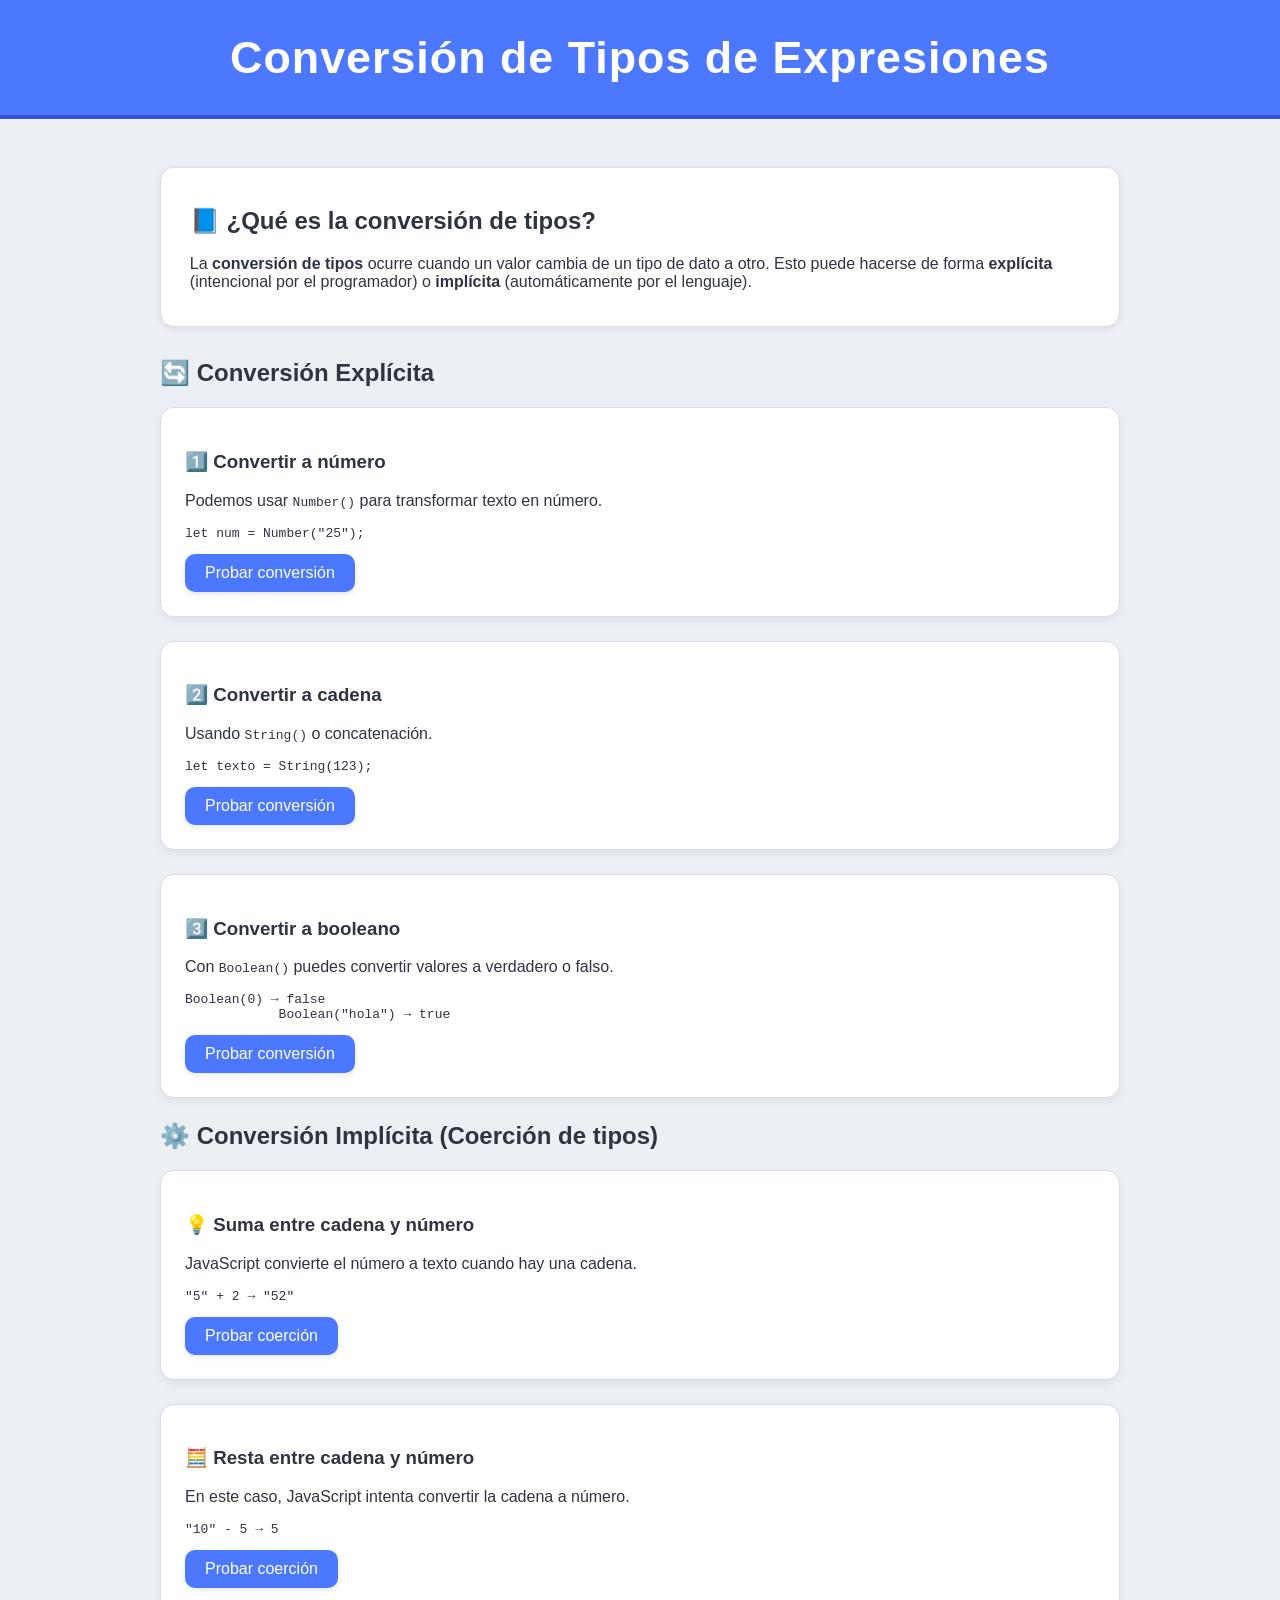
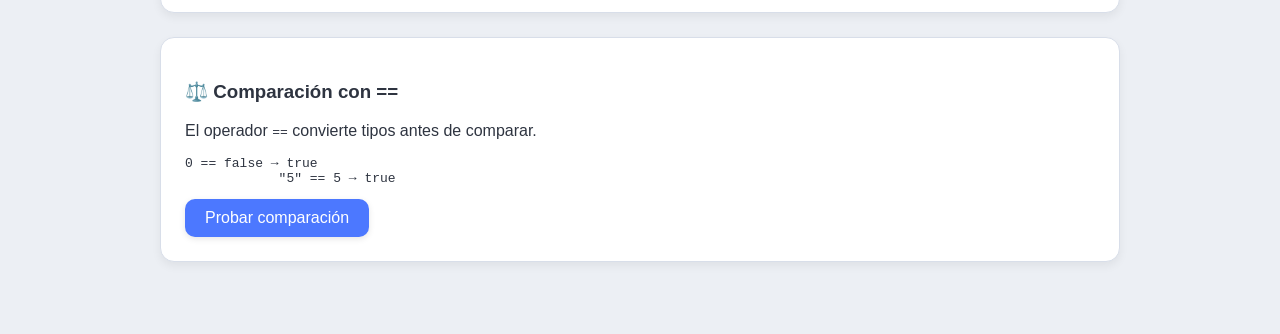
<file: conversion.html>
<!DOCTYPE html>
<html lang="es">
<head>
  <meta charset="UTF-8">
  <meta name="viewport" content="width=device-width, initial-scale=1.0">
  <title>Conversión de Tipos de Expresiones</title>
  <link rel="stylesheet" href="estilos.css">
</head>
<body>
  <header>
    <h1>Conversión de Tipos de Expresiones</h1>
  </header>

  <main>
    <section class="info">
      <h2>📘 ¿Qué es la conversión de tipos?</h2>
      <p>
        La <strong>conversión de tipos</strong> ocurre cuando un valor cambia de un tipo de dato a otro.
        Esto puede hacerse de forma <strong>explícita</strong> (intencional por el programador) o
        <strong>implícita</strong> (automáticamente por el lenguaje).
      </p>
    </section>

    <section class="ejemplos">
      <h2>🔄 Conversión Explícita</h2>

      <div class="card">
        <h3>1️⃣ Convertir a número</h3>
        <p>Podemos usar <code>Number()</code> para transformar texto en número.</p>
        <pre><code>let num = Number("25");</code></pre>
        <button onclick="convertirNumero()">Probar conversión</button>
      </div>

      <div class="card">
        <h3>2️⃣ Convertir a cadena</h3>
        <p>Usando <code>String()</code> o concatenación.</p>
        <pre><code>let texto = String(123);</code></pre>
        <button onclick="convertirCadena()">Probar conversión</button>
      </div>

      <div class="card">
        <h3>3️⃣ Convertir a booleano</h3>
        <p>Con <code>Boolean()</code> puedes convertir valores a verdadero o falso.</p>
        <pre><code>Boolean(0) → false  
            Boolean("hola") → true</code></pre>
        <button onclick="convertirBooleano()">Probar conversión</button>
      </div>
    </section>

    <section class="ejemplos">
      <h2>⚙️ Conversión Implícita (Coerción de tipos)</h2>

      <div class="card">
        <h3>💡 Suma entre cadena y número</h3>
        <p>JavaScript convierte el número a texto cuando hay una cadena.</p>
        <pre><code>"5" + 2 → "52"</code></pre>
        <button onclick="coercionSuma()">Probar coerción</button>
      </div>

      <div class="card">
        <h3>🧮 Resta entre cadena y número</h3>
        <p>En este caso, JavaScript intenta convertir la cadena a número.</p>
        <pre><code>"10" - 5 → 5</code></pre>
        <button onclick="coercionResta()">Probar coerción</button>
      </div>

      <div class="card">
        <h3>⚖️ Comparación con ==</h3>
        <p>El operador <code>==</code> convierte tipos antes de comparar.</p>
        <pre><code>0 == false → true  
            "5" == 5 → true</code></pre>
        <button onclick="coercionComparacion()">Probar comparación</button>
      </div>
    </section>
  </main>



  <script src="script.js"></script>
</body>
</html>
</file>
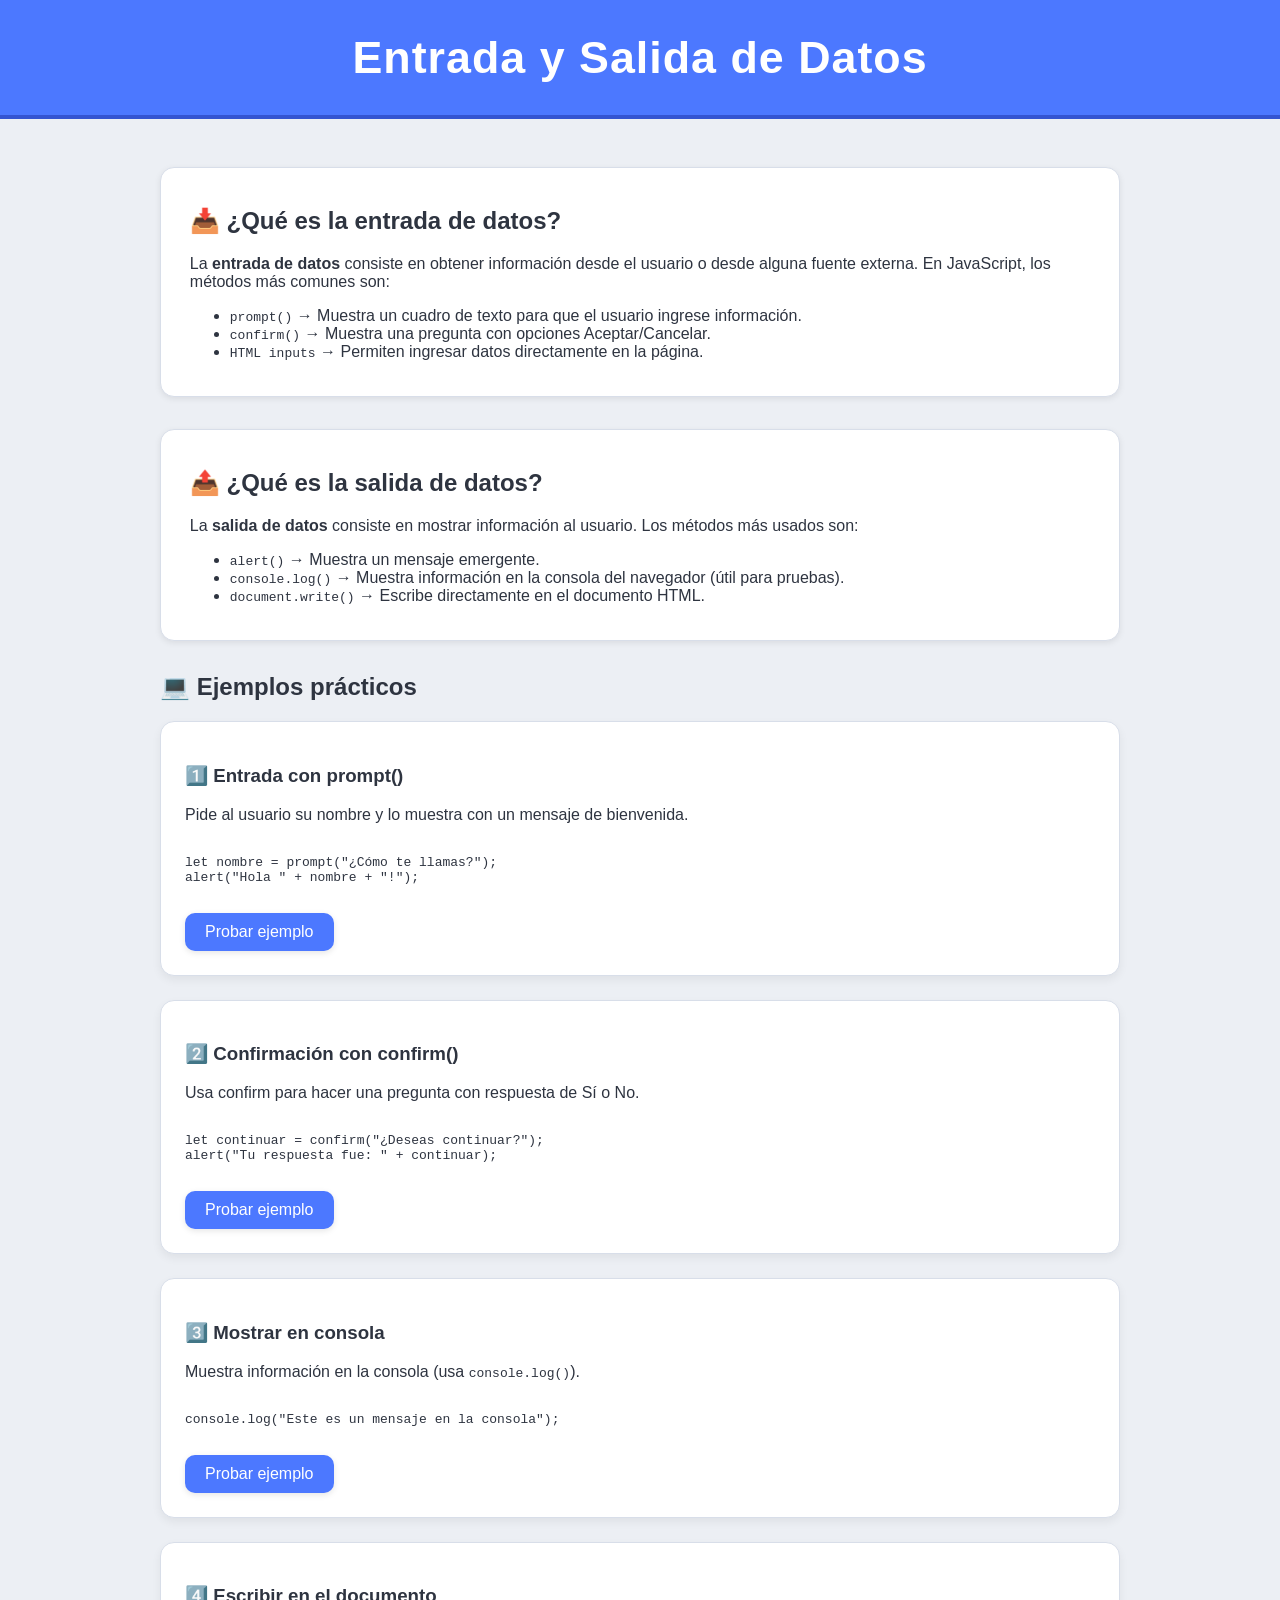
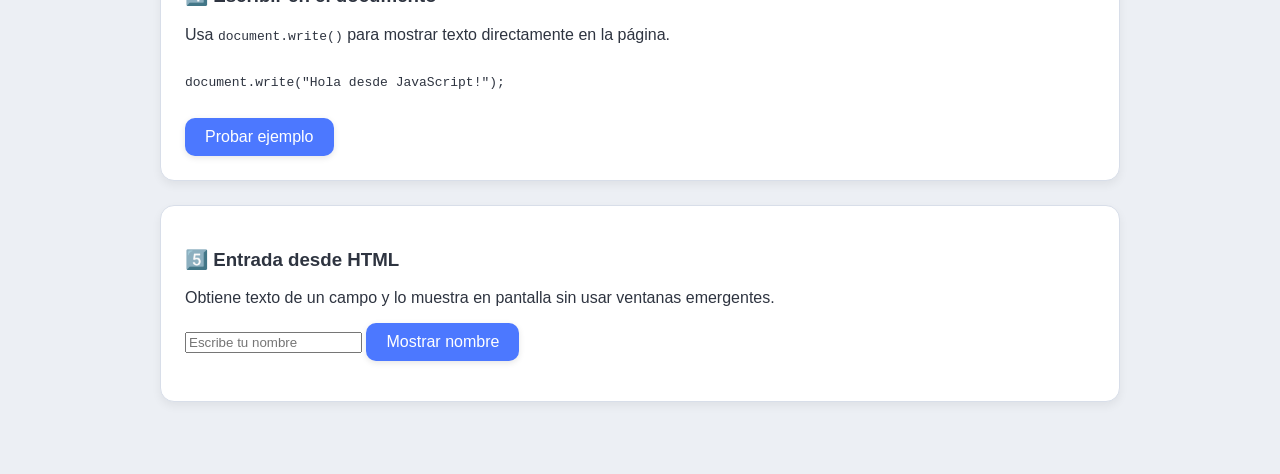
<file: entrada.html>
<!DOCTYPE html>
<html lang="es">
<head>
  <meta charset="UTF-8">
  <meta name="viewport" content="width=device-width, initial-scale=1.0">
  <title>Entrada y salida de datos</title>
  <link rel="stylesheet" href="estilos.css">
</head>
<body>
  <header>
    <h1>Entrada y Salida de Datos</h1>
  </header>

  <main>
    <section class="info">
      <h2>📥 ¿Qué es la entrada de datos?</h2>
      <p>
        La <strong>entrada de datos</strong> consiste en obtener información desde el usuario o desde alguna fuente externa.
        En JavaScript, los métodos más comunes son:
      </p>
      <ul>
        <li><code>prompt()</code> → Muestra un cuadro de texto para que el usuario ingrese información.</li>
        <li><code>confirm()</code> → Muestra una pregunta con opciones Aceptar/Cancelar.</li>
        <li><code>HTML inputs</code> → Permiten ingresar datos directamente en la página.</li>
      </ul>
    </section>

    <section class="info">
      <h2>📤 ¿Qué es la salida de datos?</h2>
      <p>
        La <strong>salida de datos</strong> consiste en mostrar información al usuario.  
        Los métodos más usados son:
      </p>
      <ul>
        <li><code>alert()</code> → Muestra un mensaje emergente.</li>
        <li><code>console.log()</code> → Muestra información en la consola del navegador (útil para pruebas).</li>
        <li><code>document.write()</code> → Escribe directamente en el documento HTML.</li>
      </ul>
    </section>

    <section class="ejemplos">
      <h2>💻 Ejemplos prácticos</h2>

      <div class="card">
        <h3>1️⃣ Entrada con prompt()</h3>
        <p>Pide al usuario su nombre y lo muestra con un mensaje de bienvenida.</p>
        <pre><code>
let nombre = prompt("¿Cómo te llamas?");
alert("Hola " + nombre + "!");
        </code></pre>
        <button onclick="ejemploPrompt()">Probar ejemplo</button>
      </div>

      <div class="card">
        <h3>2️⃣ Confirmación con confirm()</h3>
        <p>Usa confirm para hacer una pregunta con respuesta de Sí o No.</p>
        <pre><code>
let continuar = confirm("¿Deseas continuar?");
alert("Tu respuesta fue: " + continuar);
        </code></pre>
        <button onclick="ejemploConfirm()">Probar ejemplo</button>
      </div>

      <div class="card">
        <h3>3️⃣ Mostrar en consola</h3>
        <p>Muestra información en la consola (usa <code>console.log()</code>).</p>
        <pre><code>
console.log("Este es un mensaje en la consola");
        </code></pre>
        <button onclick="ejemploConsola()">Probar ejemplo</button>
      </div>

      <div class="card">
        <h3>4️⃣ Escribir en el documento</h3>
        <p>Usa <code>document.write()</code> para mostrar texto directamente en la página.</p>
        <pre><code>
document.write("Hola desde JavaScript!");
        </code></pre>
        <button onclick="ejemploDocumento()">Probar ejemplo</button>
      </div>

      <div class="card">
        <h3>5️⃣ Entrada desde HTML</h3>
        <p>Obtiene texto de un campo y lo muestra en pantalla sin usar ventanas emergentes.</p>
        <input type="text" id="inputNombre" placeholder="Escribe tu nombre">
        <button onclick="mostrarDesdeInput()">Mostrar nombre</button>
        <p id="resultadoInput" class="resultado"></p>
      </div>
    </section>
  </main>



  <script src="script.js"></script>
</body>
</html>
</file>
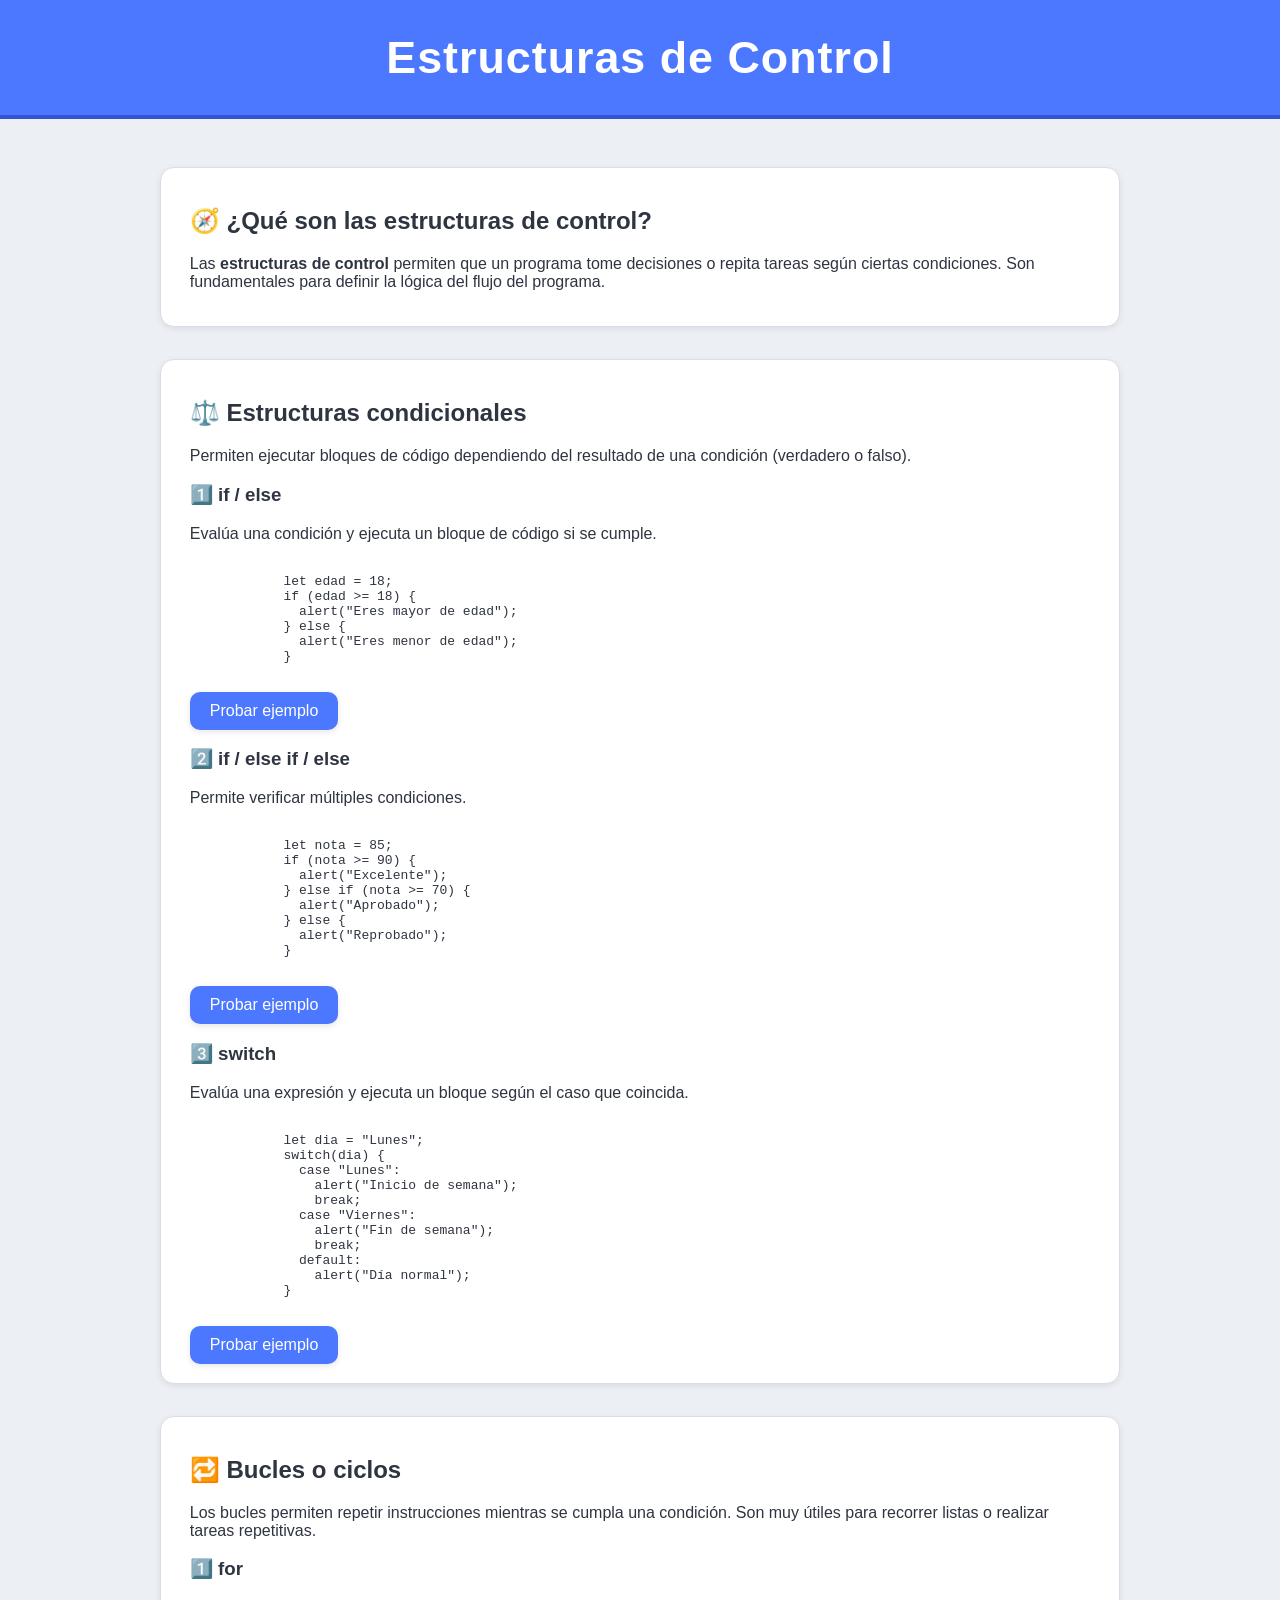
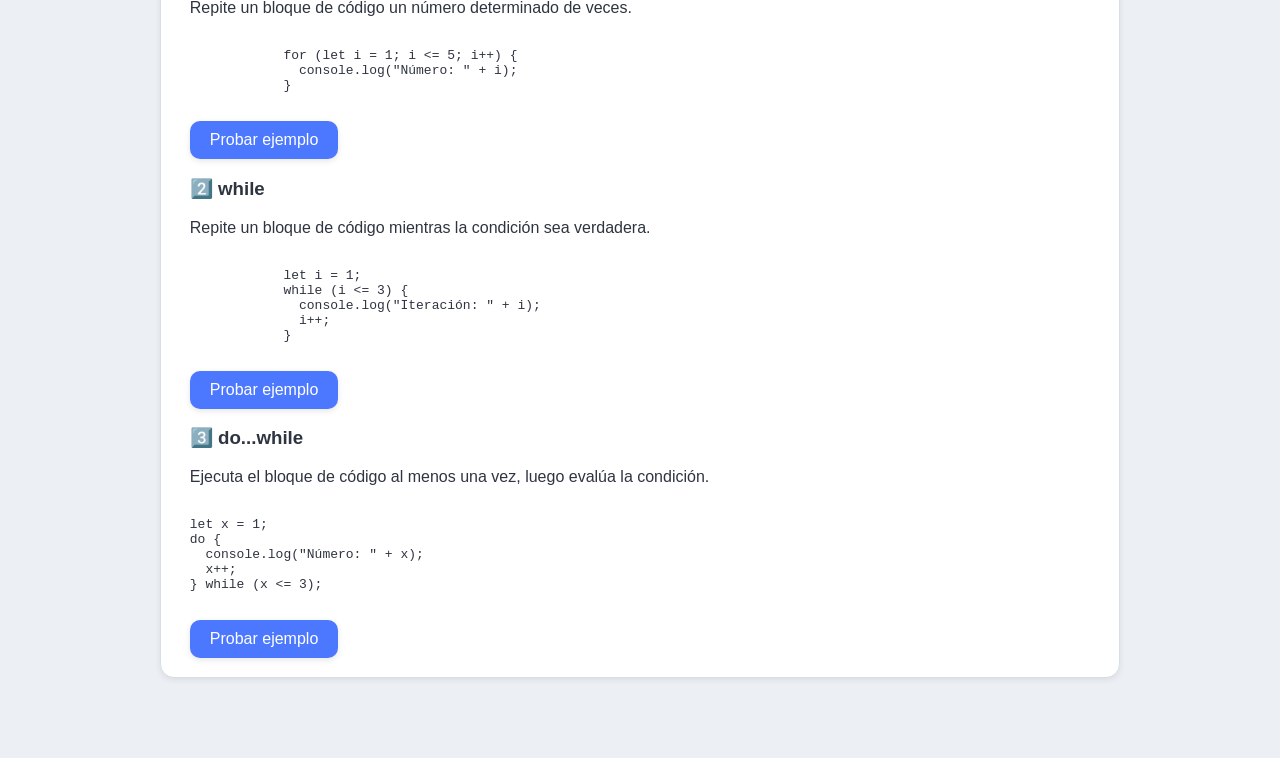
<file: estructuras.html>
<!DOCTYPE html>
<html lang="es">
<head>
  <meta charset="UTF-8">
  <meta name="viewport" content="width=device-width, initial-scale=1.0">
  <title>Estructuras de Control</title>
  <link rel="stylesheet" href="estilos.css">
</head>
<body>
  <header>
    <h1>Estructuras de Control</h1>
  </header>

  <main>
    <section class="info">
      <h2>🧭 ¿Qué son las estructuras de control?</h2>
      <p>
        Las <strong>estructuras de control</strong> permiten que un programa tome decisiones o repita tareas según ciertas condiciones.  
        Son fundamentales para definir la lógica del flujo del programa.
      </p>
    </section>

    <section class="info">
      <h2>⚖️ Estructuras condicionales</h2>
      <p>Permiten ejecutar bloques de código dependiendo del resultado de una condición (verdadero o falso).</p>

      <div class="card">
        <h3>1️⃣ if / else</h3>
        <p>Evalúa una condición y ejecuta un bloque de código si se cumple.</p>
        <pre><code>
            let edad = 18;
            if (edad >= 18) {
              alert("Eres mayor de edad");
            } else {
              alert("Eres menor de edad");
            }
        </code></pre>
        <button onclick="ejemploIf()">Probar ejemplo</button>
      </div>

      <div class="card">
        <h3>2️⃣ if / else if / else</h3>
        <p>Permite verificar múltiples condiciones.</p>
        <pre><code>
            let nota = 85;
            if (nota >= 90) {
              alert("Excelente");
            } else if (nota >= 70) {
              alert("Aprobado");
            } else {
              alert("Reprobado");
            }
        </code></pre>
        <button onclick="ejemploElseIf()">Probar ejemplo</button>
      </div>

      <div class="card">
        <h3>3️⃣ switch</h3>
        <p>Evalúa una expresión y ejecuta un bloque según el caso que coincida.</p>
        <pre><code>
            let dia = "Lunes";
            switch(dia) {
              case "Lunes":
                alert("Inicio de semana");
                break;
              case "Viernes":
                alert("Fin de semana");
                break;
              default:
                alert("Día normal");
            }
        </code></pre>
        <button onclick="ejemploSwitch()">Probar ejemplo</button>
      </div>
    </section>

    <section class="info">
      <h2>🔁 Bucles o ciclos</h2>
      <p>
        Los bucles permiten repetir instrucciones mientras se cumpla una condición.
        Son muy útiles para recorrer listas o realizar tareas repetitivas.
      </p>

      <div class="card">
        <h3>1️⃣ for</h3>
        <p>Repite un bloque de código un número determinado de veces.</p>
        <pre><code>
            for (let i = 1; i <= 5; i++) {
              console.log("Número: " + i);
            }
        </code></pre>
        <button onclick="ejemploFor()">Probar ejemplo</button>
      </div>

      <div class="card">
        <h3>2️⃣ while</h3>
        <p>Repite un bloque de código mientras la condición sea verdadera.</p>
        <pre><code>
            let i = 1;
            while (i <= 3) {
              console.log("Iteración: " + i);
              i++;
            }
        </code></pre>
        <button onclick="ejemploWhile()">Probar ejemplo</button>
      </div>

      <div class="card">
        <h3>3️⃣ do...while</h3>
        <p>Ejecuta el bloque de código al menos una vez, luego evalúa la condición.</p>
        <pre><code>
let x = 1;
do {
  console.log("Número: " + x);
  x++;
} while (x <= 3);
        </code></pre>
        <button onclick="ejemploDoWhile()">Probar ejemplo</button>
      </div>
    </section>
  </main>



  <script src="script.js"></script>
</body>
</html>
</file>
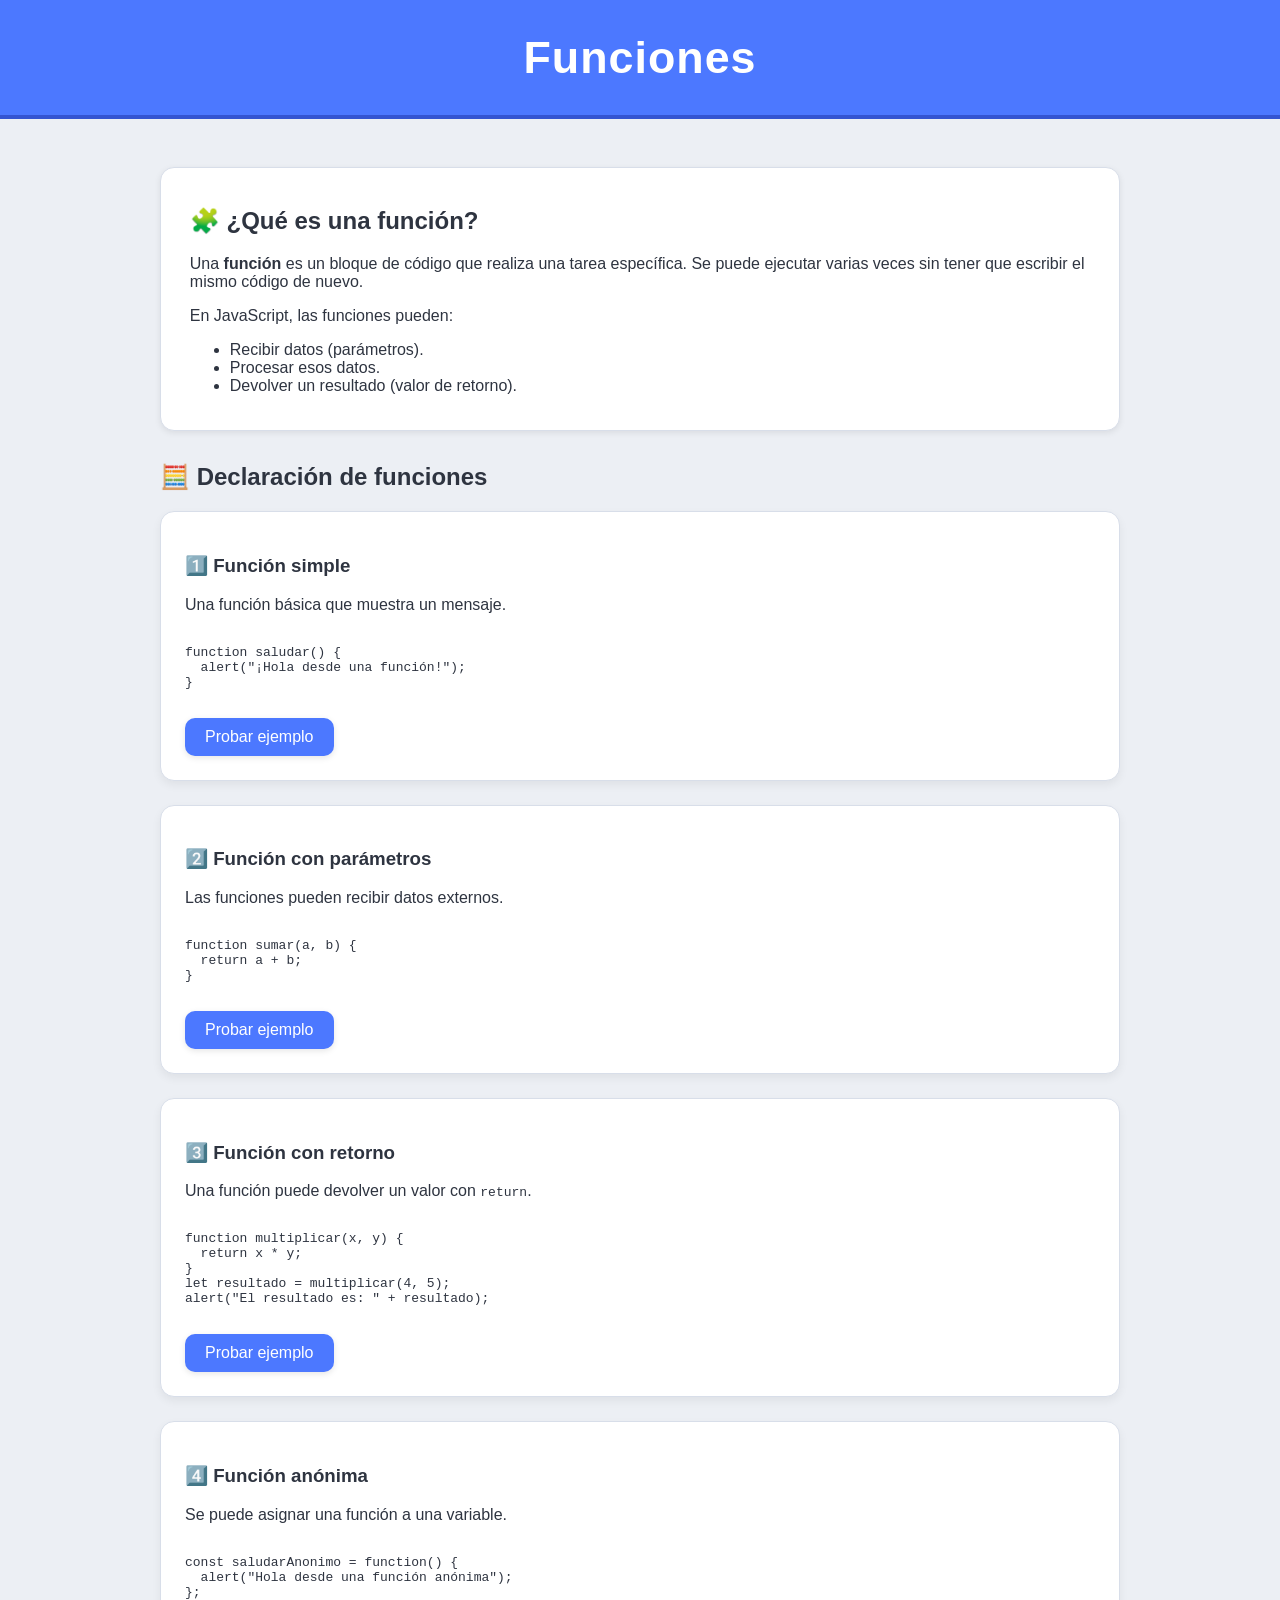
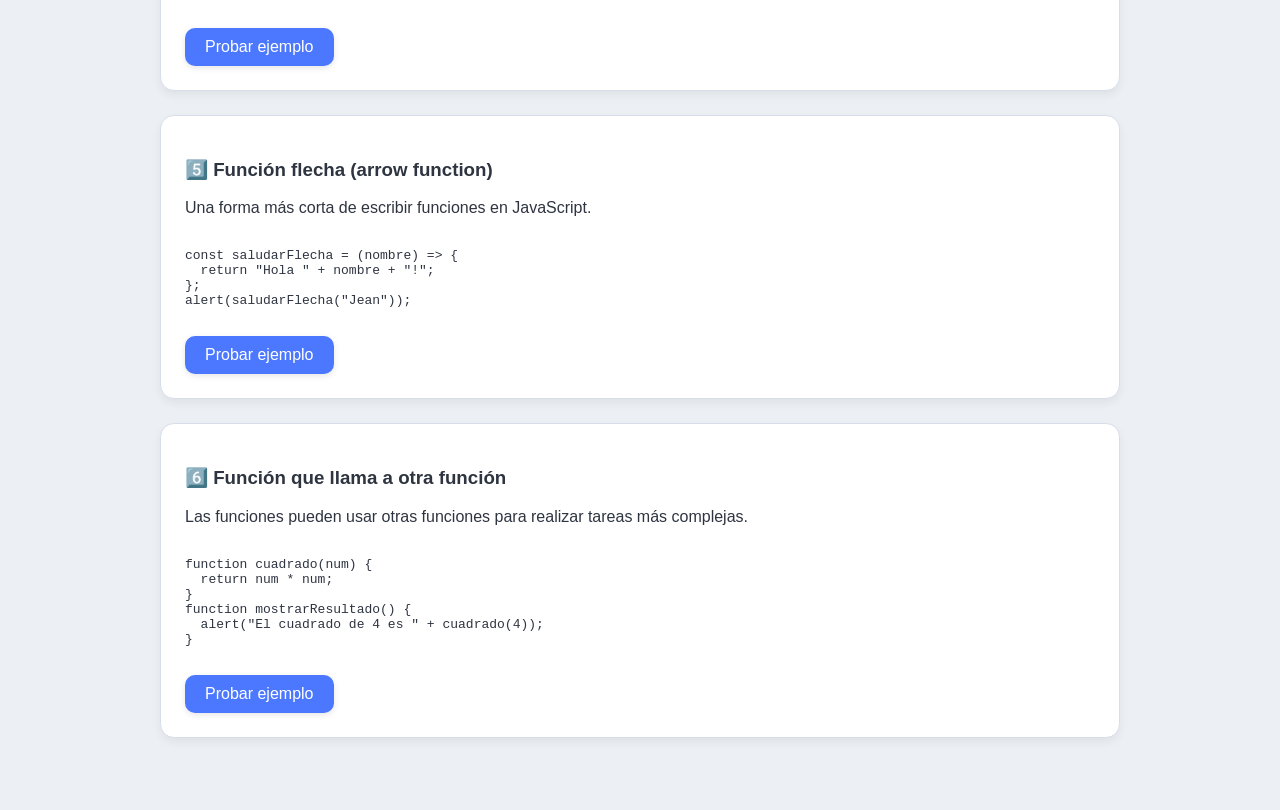
<file: funciones.html>
<!DOCTYPE html>
<html lang="es">
<head>
  <meta charset="UTF-8">
  <meta name="viewport" content="width=device-width, initial-scale=1.0">
  <title>Funciones en JavaScript</title>
  <link rel="stylesheet" href="estilos.css">
</head>
<body>
  <header>
    <h1>Funciones</h1>
  </header>

  <main>
    <section class="info">
      <h2>🧩 ¿Qué es una función?</h2>
      <p>
        Una <strong>función</strong> es un bloque de código que realiza una tarea específica.  
        Se puede ejecutar varias veces sin tener que escribir el mismo código de nuevo.
      </p>
      <p>
        En JavaScript, las funciones pueden:
      </p>
      <ul>
        <li>Recibir datos (parámetros).</li>
        <li>Procesar esos datos.</li>
        <li>Devolver un resultado (valor de retorno).</li>
      </ul>
    </section>

    <section class="ejemplos">
      <h2>🧮 Declaración de funciones</h2>

      <div class="card">
        <h3>1️⃣ Función simple</h3>
        <p>Una función básica que muestra un mensaje.</p>
        <pre><code>
function saludar() {
  alert("¡Hola desde una función!");
}
        </code></pre>
        <button onclick="ejemploFuncionSimple()">Probar ejemplo</button>
      </div>

      <div class="card">
        <h3>2️⃣ Función con parámetros</h3>
        <p>Las funciones pueden recibir datos externos.</p>
        <pre><code>
function sumar(a, b) {
  return a + b;
}
        </code></pre>
        <button onclick="ejemploFuncionParametros()">Probar ejemplo</button>
      </div>

      <div class="card">
        <h3>3️⃣ Función con retorno</h3>
        <p>Una función puede devolver un valor con <code>return</code>.</p>
        <pre><code>
function multiplicar(x, y) {
  return x * y;
}
let resultado = multiplicar(4, 5);
alert("El resultado es: " + resultado);
        </code></pre>
        <button onclick="ejemploFuncionRetorno()">Probar ejemplo</button>
      </div>

      <div class="card">
        <h3>4️⃣ Función anónima</h3>
        <p>Se puede asignar una función a una variable.</p>
        <pre><code>
const saludarAnonimo = function() {
  alert("Hola desde una función anónima");
};
        </code></pre>
        <button onclick="ejemploFuncionAnonima()">Probar ejemplo</button>
      </div>

      <div class="card">
        <h3>5️⃣ Función flecha (arrow function)</h3>
        <p>Una forma más corta de escribir funciones en JavaScript.</p>
        <pre><code>
const saludarFlecha = (nombre) => {
  return "Hola " + nombre + "!";
};
alert(saludarFlecha("Jean"));
        </code></pre>
        <button onclick="ejemploFuncionFlecha()">Probar ejemplo</button>
      </div>

      <div class="card">
        <h3>6️⃣ Función que llama a otra función</h3>
        <p>Las funciones pueden usar otras funciones para realizar tareas más complejas.</p>
        <pre><code>
function cuadrado(num) {
  return num * num;
}
function mostrarResultado() {
  alert("El cuadrado de 4 es " + cuadrado(4));
}
        </code></pre>
        <button onclick="ejemploFuncionAnidada()">Probar ejemplo</button>
      </div>
    </section>
  </main>



  <script src="script.js"></script>
</body>
</html>
</file>
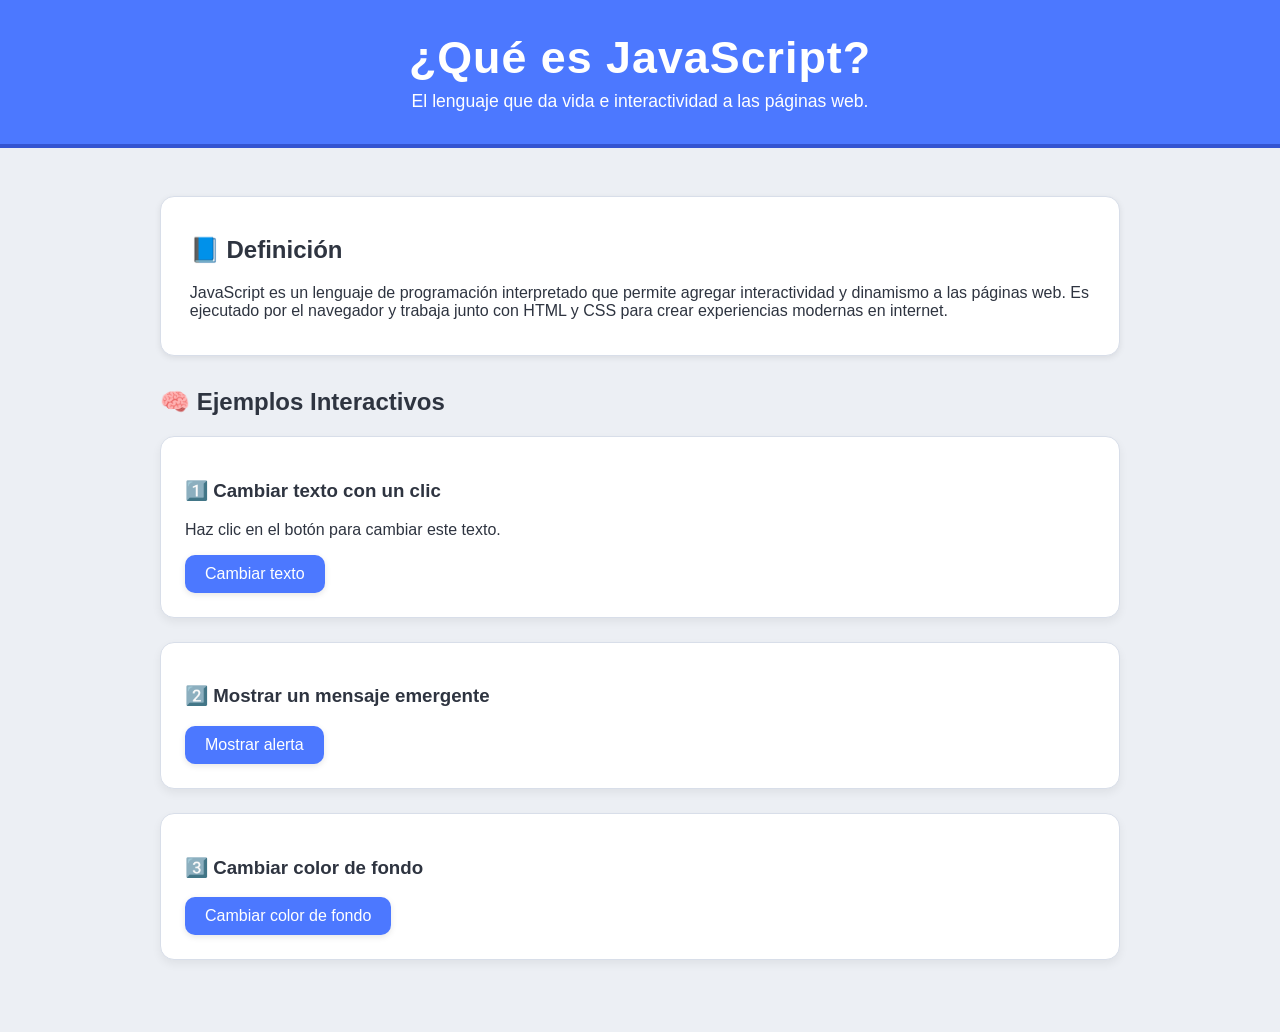
<file: inicio.html>
<!DOCTYPE html>
<html lang="es">
<head>
  <meta charset="UTF-8">
  <meta name="viewport" content="width=device-width, initial-scale=1.0">
  <title>¿Qué es JavaScript?</title>
  <link rel="stylesheet" href="estilos.css">
</head>
<body>
  <header>
    <h1>¿Qué es JavaScript?</h1>
    <p>El lenguaje que da vida e interactividad a las páginas web.</p>
  </header>

  <main>
    <section class="info">
      <h2>📘 Definición</h2>
      <p>
        JavaScript es un lenguaje de programación interpretado que permite agregar
        interactividad y dinamismo a las páginas web. Es ejecutado por el navegador y
        trabaja junto con HTML y CSS para crear experiencias modernas en internet.
      </p>
    </section>

    <section class="ejemplos">
      <h2>🧠 Ejemplos Interactivos</h2>

      <!-- Ejemplo 1 -->
      <div class="card">
        <h3>1️⃣ Cambiar texto con un clic</h3>
        <p id="texto">Haz clic en el botón para cambiar este texto.</p>
        <button onclick="cambiarTexto()">Cambiar texto</button>
      </div>

      <!-- Ejemplo 2 -->
      <div class="card">
        <h3>2️⃣ Mostrar un mensaje emergente</h3>
        <button onclick="mostrarAlerta()">Mostrar alerta</button>
      </div>

      <!-- Ejemplo 3 -->
      <div class="card">
        <h3>3️⃣ Cambiar color de fondo</h3>
        <button onclick="cambiarColor()">Cambiar color de fondo</button>
      </div>
    </section>
  </main>



  <script src="script.js"></script>
</body>
</html>
</file>
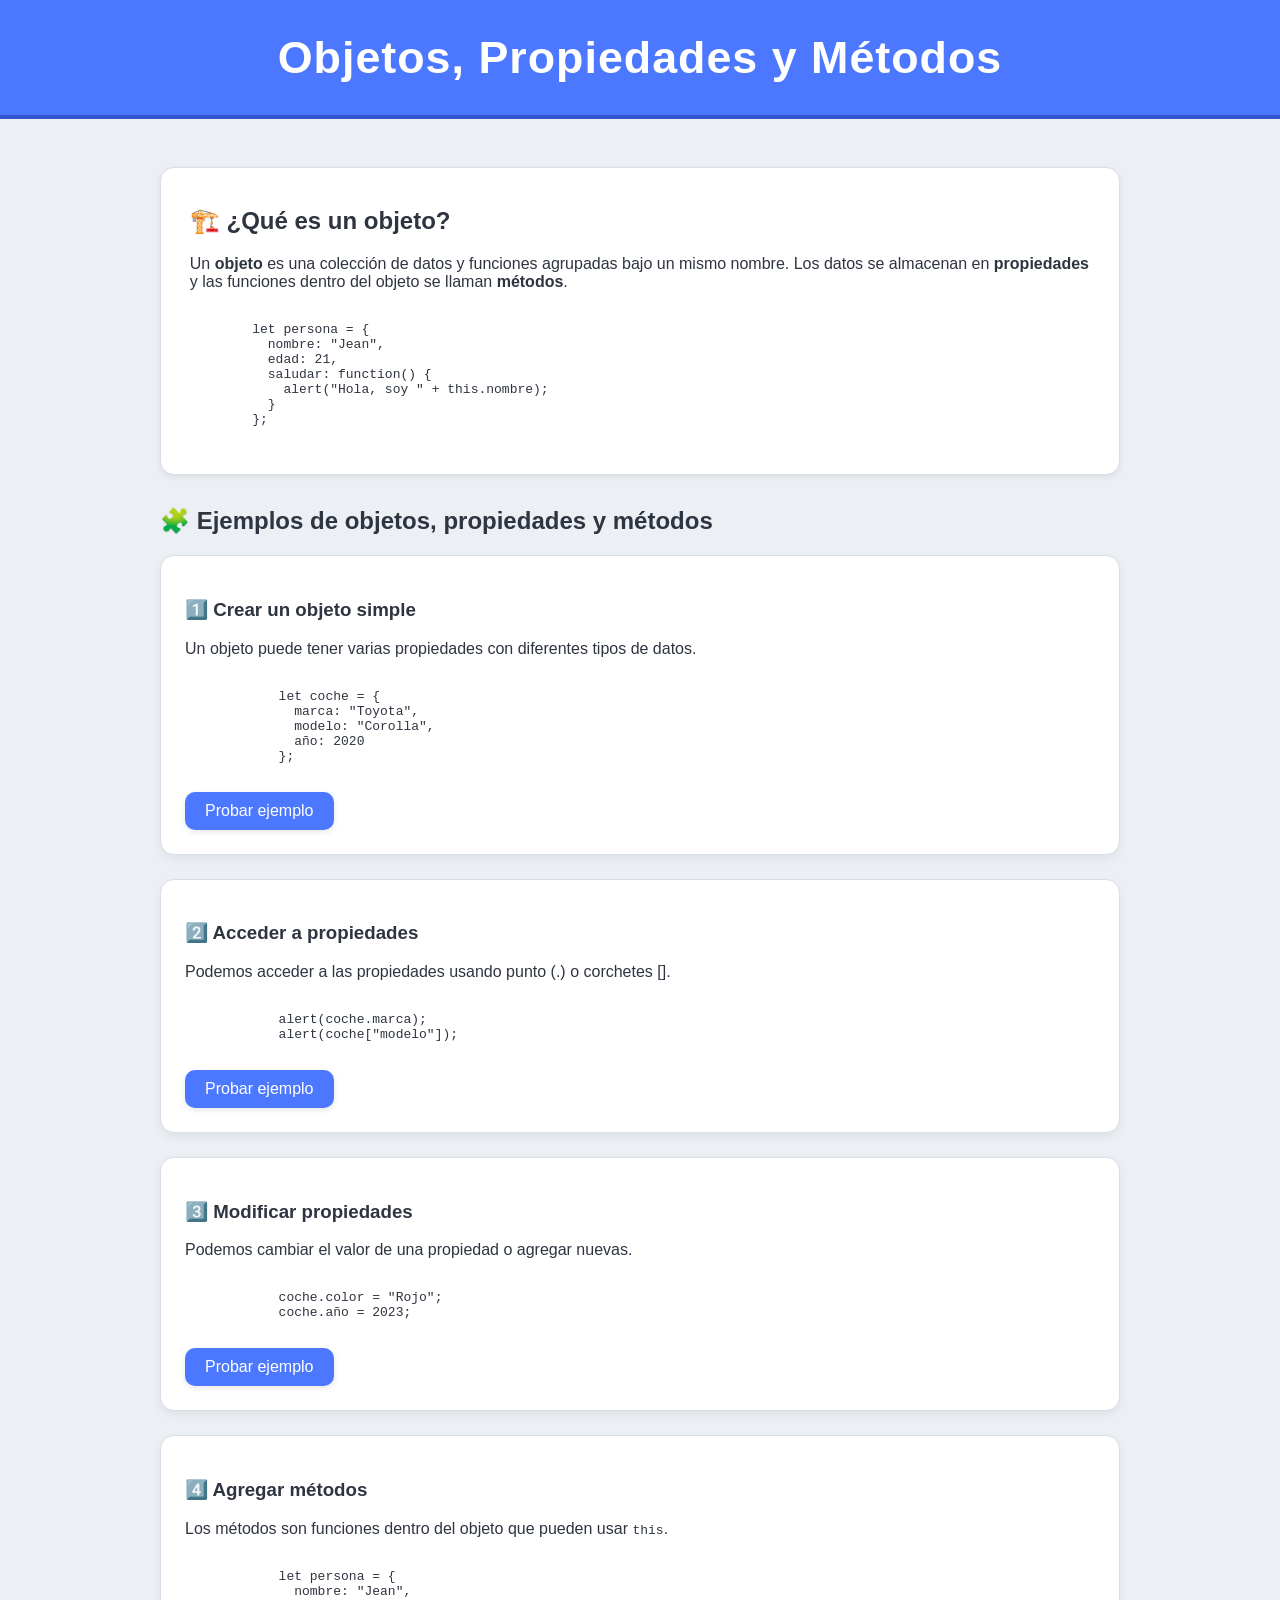
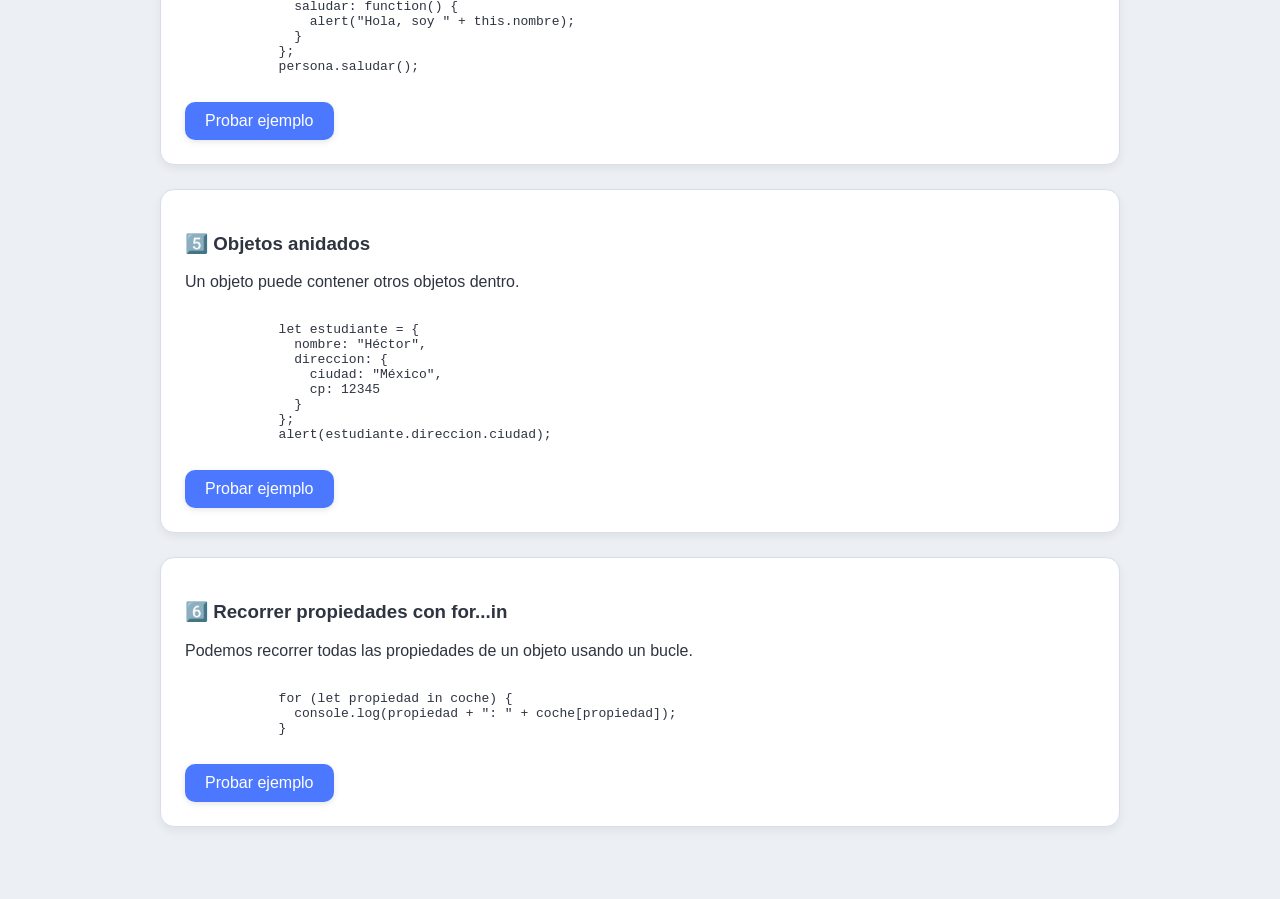
<file: objetos.html>
<!DOCTYPE html>
<html lang="es">
<head>
  <meta charset="UTF-8">
  <meta name="viewport" content="width=device-width, initial-scale=1.0">
  <title>Objetos, Propiedades y Métodos</title>
  <link rel="stylesheet" href="estilos.css">
</head>
<body>
  <header>
    <h1>Objetos, Propiedades y Métodos</h1>
  </header>

  <main>
    <section class="info">
      <h2>🏗️ ¿Qué es un objeto?</h2>
      <p>
        Un <strong>objeto</strong> es una colección de datos y funciones agrupadas bajo un mismo nombre.  
        Los datos se almacenan en <strong>propiedades</strong> y las funciones dentro del objeto se llaman <strong>métodos</strong>.
      </p>
      <pre><code>
        let persona = {
          nombre: "Jean",
          edad: 21,
          saludar: function() {
            alert("Hola, soy " + this.nombre);
          }
        };
      </code></pre>
    </section>

    <section class="ejemplos">
      <h2>🧩 Ejemplos de objetos, propiedades y métodos</h2>

      <div class="card">
        <h3>1️⃣ Crear un objeto simple</h3>
        <p>Un objeto puede tener varias propiedades con diferentes tipos de datos.</p>
        <pre><code>
            let coche = {
              marca: "Toyota",
              modelo: "Corolla",
              año: 2020
            };
        </code></pre>
        <button onclick="ejemploObjetoSimple()">Probar ejemplo</button>
      </div>

      <div class="card">
        <h3>2️⃣ Acceder a propiedades</h3>
        <p>Podemos acceder a las propiedades usando punto (.) o corchetes [].</p>
        <pre><code>
            alert(coche.marca);
            alert(coche["modelo"]);
        </code></pre>
        <button onclick="ejemploAccederPropiedades()">Probar ejemplo</button>
      </div>

      <div class="card">
        <h3>3️⃣ Modificar propiedades</h3>
        <p>Podemos cambiar el valor de una propiedad o agregar nuevas.</p>
        <pre><code>
            coche.color = "Rojo";
            coche.año = 2023;
        </code></pre>
        <button onclick="ejemploModificarPropiedades()">Probar ejemplo</button>
      </div>

      <div class="card">
        <h3>4️⃣ Agregar métodos</h3>
        <p>Los métodos son funciones dentro del objeto que pueden usar <code>this</code>.</p>
        <pre><code>
            let persona = {
              nombre: "Jean",
              saludar: function() {
                alert("Hola, soy " + this.nombre);
              }
            };
            persona.saludar();
        </code></pre>
        <button onclick="ejemploMetodo()">Probar ejemplo</button>
      </div>

      <div class="card">
        <h3>5️⃣ Objetos anidados</h3>
        <p>Un objeto puede contener otros objetos dentro.</p>
        <pre><code>
            let estudiante = {
              nombre: "Héctor",
              direccion: {
                ciudad: "México",
                cp: 12345
              }
            };
            alert(estudiante.direccion.ciudad);
        </code></pre>
        <button onclick="ejemploObjetoAnidado()">Probar ejemplo</button>
      </div>

      <div class="card">
        <h3>6️⃣ Recorrer propiedades con for...in</h3>
        <p>Podemos recorrer todas las propiedades de un objeto usando un bucle.</p>
        <pre><code>
            for (let propiedad in coche) {
              console.log(propiedad + ": " + coche[propiedad]);
            }
        </code></pre>
        <button onclick="ejemploRecorrerObjeto()">Probar ejemplo</button>
      </div>
    </section>
  </main>


  <script src="script.js"></script>
</body>
</html>
</file>
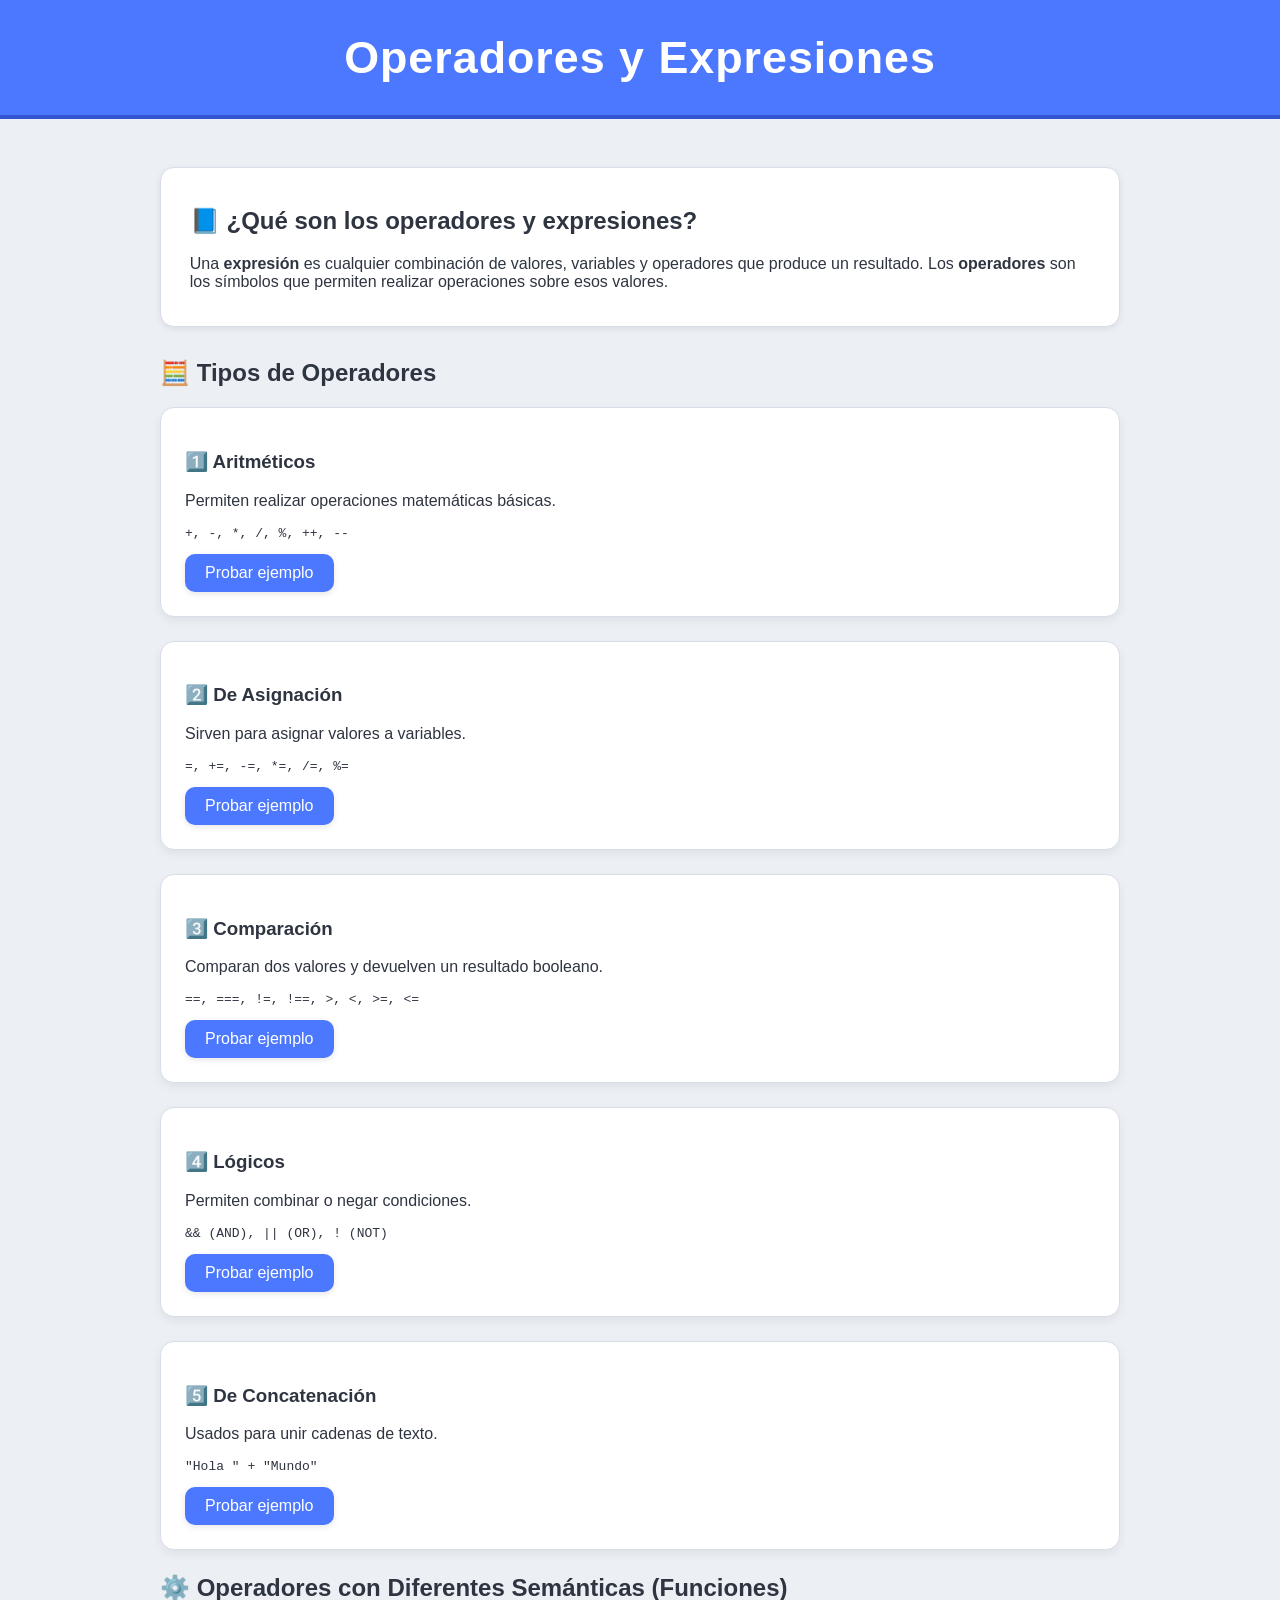
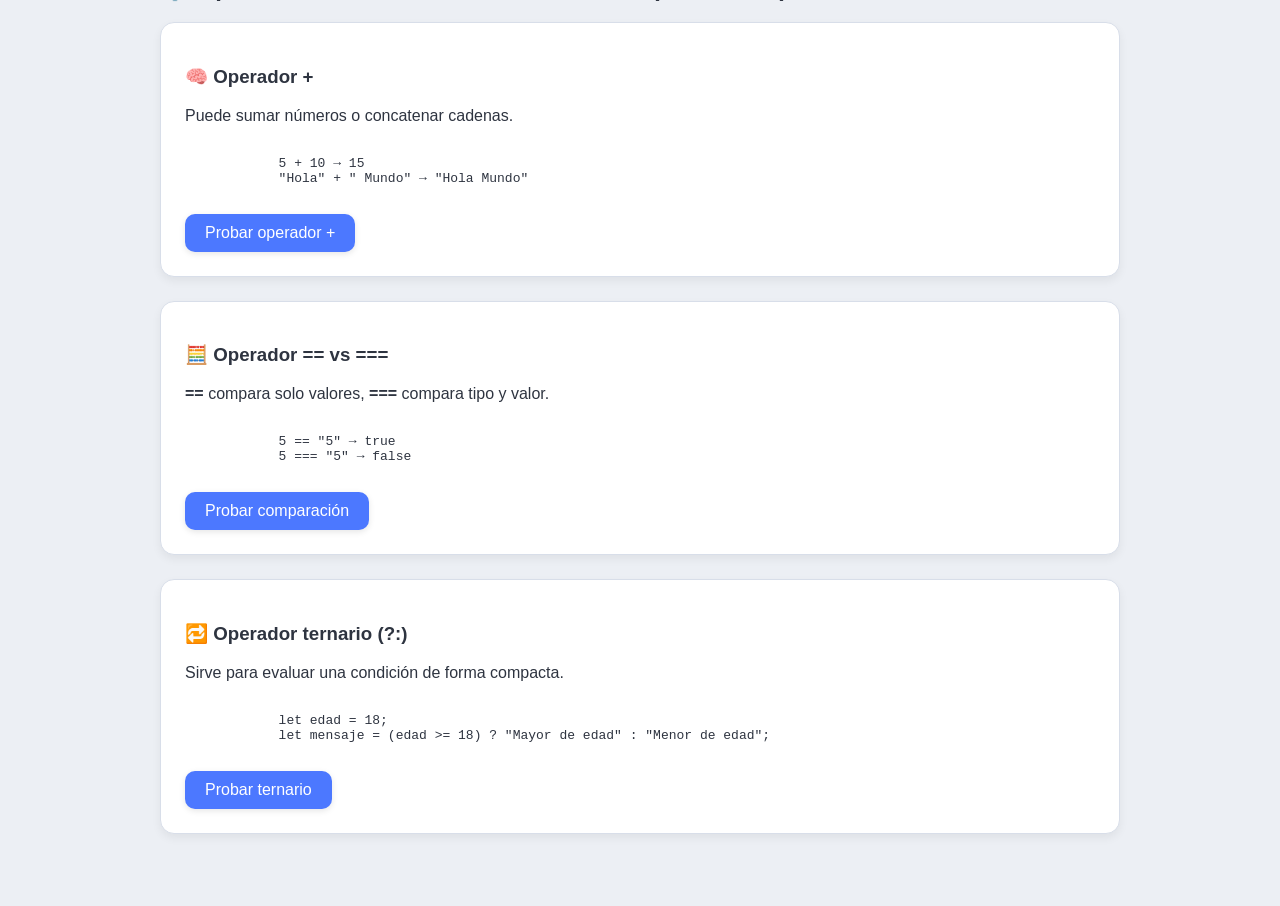
<file: operadores.html>
<!DOCTYPE html>
<html lang="es">
<head>
  <meta charset="UTF-8">
  <meta name="viewport" content="width=device-width, initial-scale=1.0">
  <title>Operadores y Expresiones</title>
  <link rel="stylesheet" href="estilos.css">
</head>
<body>
  <header>
    <h1>Operadores y Expresiones</h1>
  </header>

  <main>
    <section class="info">
      <h2>📘 ¿Qué son los operadores y expresiones?</h2>
      <p>
        Una <strong>expresión</strong> es cualquier combinación de valores, variables
        y operadores que produce un resultado.  
        Los <strong>operadores</strong> son los símbolos que permiten realizar operaciones sobre esos valores.
      </p>
    </section>

    <section class="ejemplos">
      <h2>🧮 Tipos de Operadores</h2>

      <div class="card">
        <h3>1️⃣ Aritméticos</h3>
        <p>Permiten realizar operaciones matemáticas básicas.</p>
        <pre><code>+, -, *, /, %, ++, --</code></pre>
        <button onclick="ejemploAritmetico()">Probar ejemplo</button>
      </div>

      <div class="card">
        <h3>2️⃣ De Asignación</h3>
        <p>Sirven para asignar valores a variables.</p>
        <pre><code>=, +=, -=, *=, /=, %=</code></pre>
        <button onclick="ejemploAsignacion()">Probar ejemplo</button>
      </div>

      <div class="card">
        <h3>3️⃣ Comparación</h3>
        <p>Comparan dos valores y devuelven un resultado booleano.</p>
        <pre><code>==, ===, !=, !==, >, <, >=, <=</code></pre>
        <button onclick="ejemploComparacion()">Probar ejemplo</button>
      </div>

      <div class="card">
        <h3>4️⃣ Lógicos</h3>
        <p>Permiten combinar o negar condiciones.</p>
        <pre><code>&& (AND), || (OR), ! (NOT)</code></pre>
        <button onclick="ejemploLogico()">Probar ejemplo</button>
      </div>

      <div class="card">
        <h3>5️⃣ De Concatenación</h3>
        <p>Usados para unir cadenas de texto.</p>
        <pre><code>"Hola " + "Mundo"</code></pre>
        <button onclick="ejemploConcatenacion()">Probar ejemplo</button>
      </div>
    </section>

    <section class="ejemplos">
      <h2>⚙️ Operadores con Diferentes Semánticas (Funciones)</h2>

      <div class="card">
        <h3>🧠 Operador +</h3>
        <p>Puede sumar números o concatenar cadenas.</p>
        <pre><code>
            5 + 10 → 15
            "Hola" + " Mundo" → "Hola Mundo"
        </code></pre>
        <button onclick="ejemploMas()">Probar operador +</button>
      </div>

      <div class="card">
        <h3>🧮 Operador == vs ===</h3>
        <p><strong>==</strong> compara solo valores, <strong>===</strong> compara tipo y valor.</p>
        <pre><code>
            5 == "5" → true
            5 === "5" → false
        </code></pre>
        <button onclick="ejemploComparacionEstricta()">Probar comparación</button>
      </div>

      <div class="card">
        <h3>🔁 Operador ternario (?:)</h3>
        <p>Sirve para evaluar una condición de forma compacta.</p>
        <pre><code>
            let edad = 18;
            let mensaje = (edad >= 18) ? "Mayor de edad" : "Menor de edad";
        </code></pre>
        <button onclick="ejemploTernario()">Probar ternario</button>
      </div>
    </section>
  </main>



  <script src="script.js"></script>
</body>
</html>
</file>
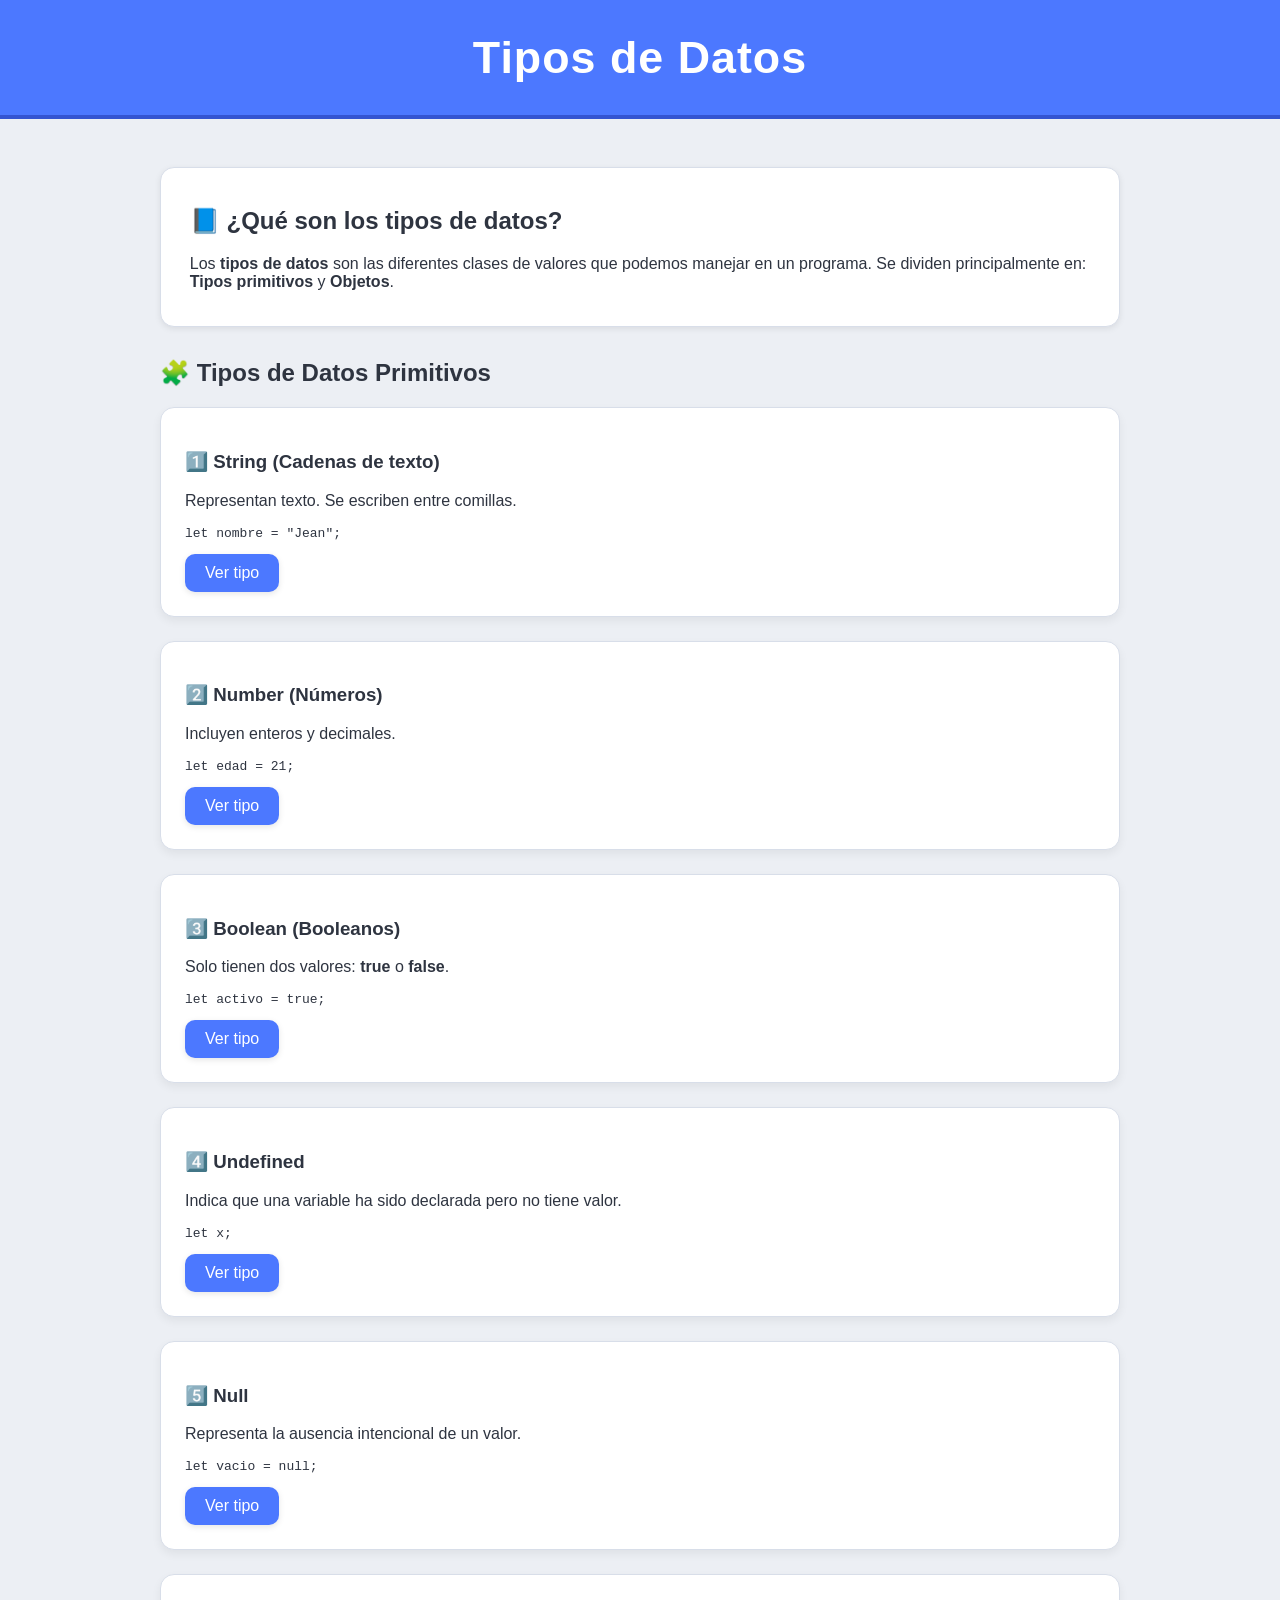
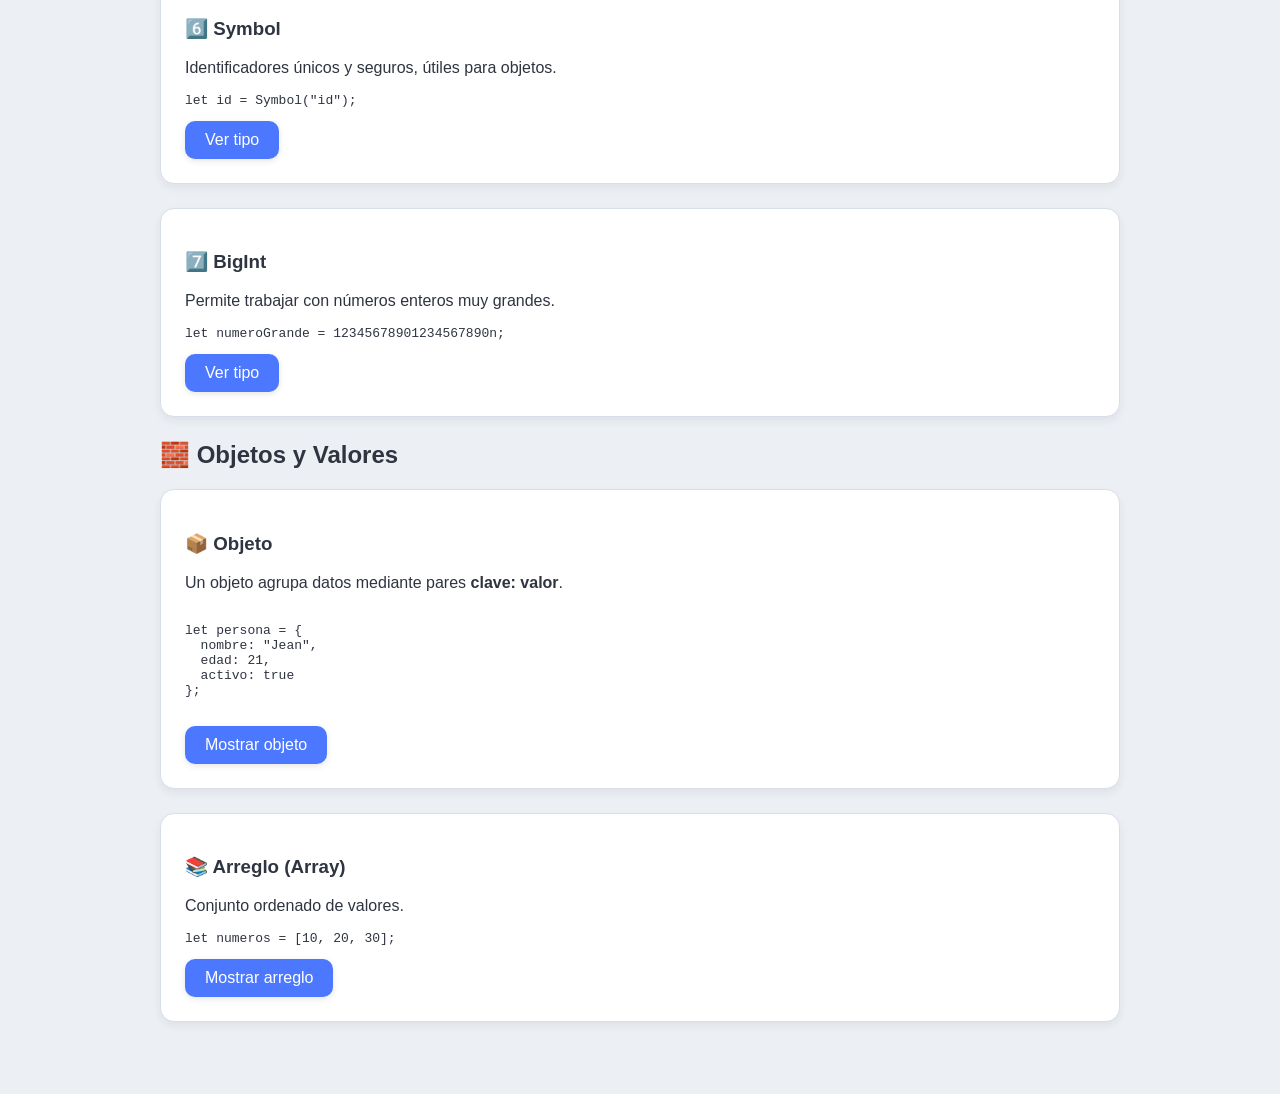
<file: tipos.html>
<!DOCTYPE html>
<html lang="es">
<head>
  <meta charset="UTF-8">
  <meta name="viewport" content="width=device-width, initial-scale=1.0">
  <title>Tipos de Datos</title>
  <link rel="stylesheet" href="estilos.css">
</head>
<body>
  <header>
    <h1>Tipos de Datos</h1>
  </header>

  <main>
    <section class="info">
      <h2>📘 ¿Qué son los tipos de datos?</h2>
      <p>
        Los <strong>tipos de datos</strong> son las diferentes clases de valores
        que podemos manejar en un programa. Se dividen principalmente en:
        <strong>Tipos primitivos</strong> y <strong>Objetos</strong>.
      </p>
    </section>

    <section class="ejemplos">
      <h2>🧩 Tipos de Datos Primitivos</h2>

      <div class="card">
        <h3>1️⃣ String (Cadenas de texto)</h3>
        <p>Representan texto. Se escriben entre comillas.</p>
        <pre><code>let nombre = "Jean";</code></pre>
        <button onclick="mostrarTipo('Jean')">Ver tipo</button>
      </div>

      <div class="card">
        <h3>2️⃣ Number (Números)</h3>
        <p>Incluyen enteros y decimales.</p>
        <pre><code>let edad = 21;</code></pre>
        <button onclick="mostrarTipo(21)">Ver tipo</button>
      </div>

      <div class="card">
        <h3>3️⃣ Boolean (Booleanos)</h3>
        <p>Solo tienen dos valores: <strong>true</strong> o <strong>false</strong>.</p>
        <pre><code>let activo = true;</code></pre>
        <button onclick="mostrarTipo(true)">Ver tipo</button>
      </div>

      <div class="card">
        <h3>4️⃣ Undefined</h3>
        <p>Indica que una variable ha sido declarada pero no tiene valor.</p>
        <pre><code>let x;</code></pre>
        <button onclick="mostrarTipo(undefined)">Ver tipo</button>
      </div>

      <div class="card">
        <h3>5️⃣ Null</h3>
        <p>Representa la ausencia intencional de un valor.</p>
        <pre><code>let vacio = null;</code></pre>
        <button onclick="mostrarTipo(null)">Ver tipo</button>
      </div>

      <div class="card">
        <h3>6️⃣ Symbol</h3>
        <p>Identificadores únicos y seguros, útiles para objetos.</p>
        <pre><code>let id = Symbol("id");</code></pre>
        <button onclick="mostrarTipo(Symbol('id'))">Ver tipo</button>
      </div>

      <div class="card">
        <h3>7️⃣ BigInt</h3>
        <p>Permite trabajar con números enteros muy grandes.</p>
        <pre><code>let numeroGrande = 12345678901234567890n;</code></pre>
        <button onclick="mostrarTipo(12345678901234567890n)">Ver tipo</button>
      </div>
    </section>

    <section class="ejemplos">
      <h2>🧱 Objetos y Valores</h2>

      <div class="card">
        <h3>📦 Objeto</h3>
        <p>Un objeto agrupa datos mediante pares <strong>clave: valor</strong>.</p>
        <pre><code>
let persona = {
  nombre: "Jean",
  edad: 21,
  activo: true
};
        </code></pre>
        <button onclick="mostrarObjeto()">Mostrar objeto</button>
      </div>

      <div class="card">
        <h3>📚 Arreglo (Array)</h3>
        <p>Conjunto ordenado de valores.</p>
        <pre><code>let numeros = [10, 20, 30];</code></pre>
        <button onclick="mostrarArreglo()">Mostrar arreglo</button>
      </div>
    </section>
  </main>



  <script src="script.js"></script>
</body>
</html>
</file>
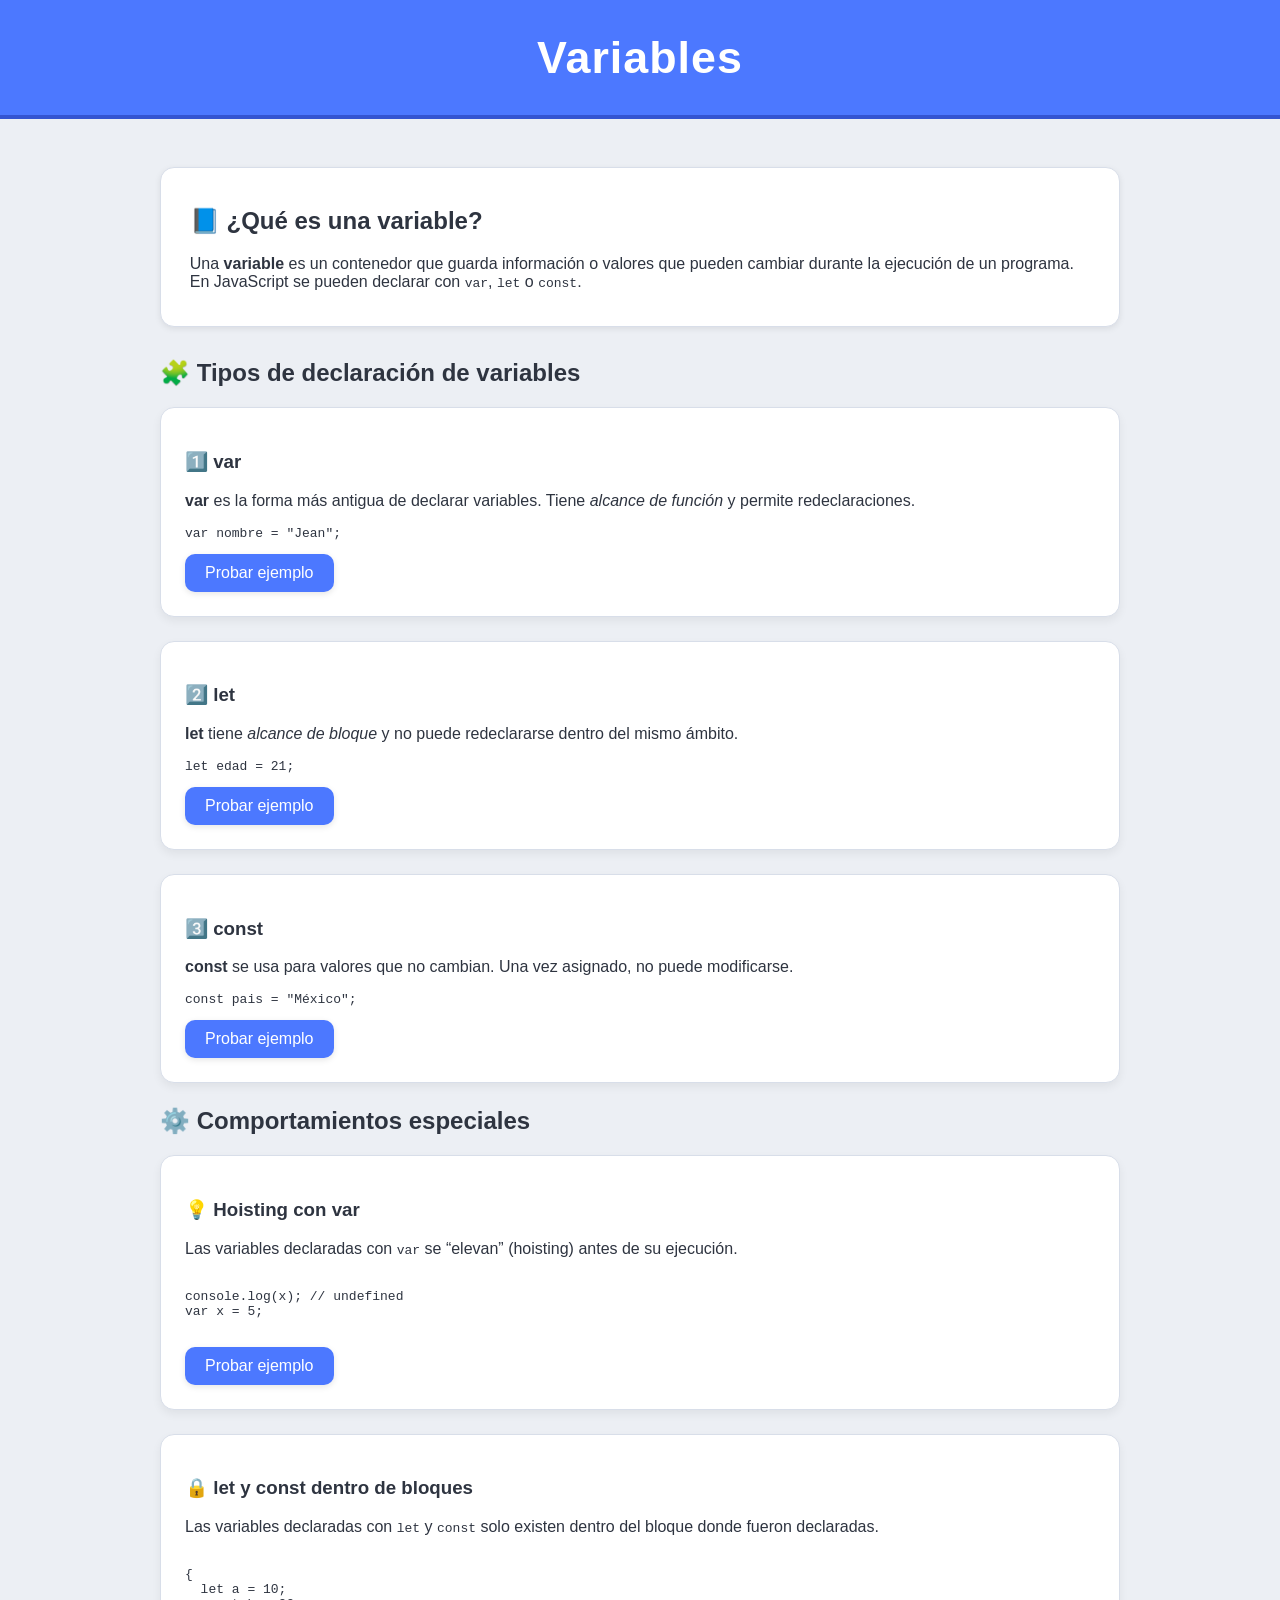
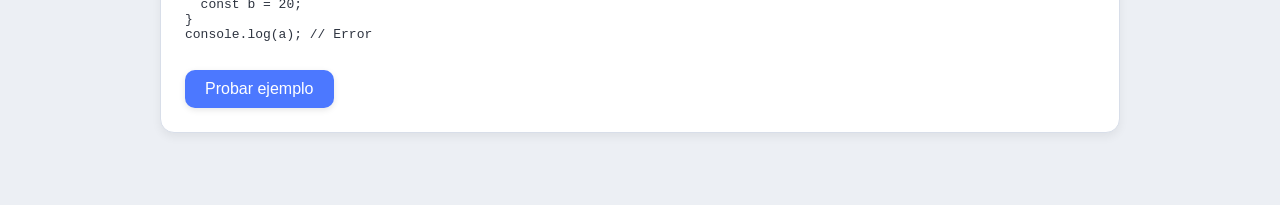
<file: variables.html>
<!DOCTYPE html>
<html lang="es">
<head>
  <meta charset="UTF-8">
  <meta name="viewport" content="width=device-width, initial-scale=1.0">
  <title>Variables</title>
  <link rel="stylesheet" href="estilos.css">
</head>
<body>
  <header>
    <h1>Variables</h1>
  </header>

  <main>
    <section class="info">
      <h2>📘 ¿Qué es una variable?</h2>
      <p>
        Una <strong>variable</strong> es un contenedor que guarda información o valores que pueden cambiar durante la ejecución de un programa.
        En JavaScript se pueden declarar con <code>var</code>, <code>let</code> o <code>const</code>.
      </p>
    </section>

    <section class="ejemplos">
      <h2>🧩 Tipos de declaración de variables</h2>

      <div class="card">
        <h3>1️⃣ var</h3>
        <p>
          <strong>var</strong> es la forma más antigua de declarar variables.  
          Tiene <em>alcance de función</em> y permite redeclaraciones.
        </p>
        <pre><code>var nombre = "Jean";</code></pre>
        <button onclick="ejemploVar()">Probar ejemplo</button>
      </div>

      <div class="card">
        <h3>2️⃣ let</h3>
        <p>
          <strong>let</strong> tiene <em>alcance de bloque</em> y no puede redeclararse dentro del mismo ámbito.
        </p>
        <pre><code>let edad = 21;</code></pre>
        <button onclick="ejemploLet()">Probar ejemplo</button>
      </div>

      <div class="card">
        <h3>3️⃣ const</h3>
        <p>
          <strong>const</strong> se usa para valores que no cambian.  
          Una vez asignado, no puede modificarse.
        </p>
        <pre><code>const pais = "México";</code></pre>
        <button onclick="ejemploConst()">Probar ejemplo</button>
      </div>
    </section>

    <section class="ejemplos">
      <h2>⚙️ Comportamientos especiales</h2>

      <div class="card">
        <h3>💡 Hoisting con var</h3>
        <p>Las variables declaradas con <code>var</code> se “elevan” (hoisting) antes de su ejecución.</p>
        <pre><code>
console.log(x); // undefined
var x = 5;
        </code></pre>
        <button onclick="ejemploHoisting()">Probar ejemplo</button>
      </div>

      <div class="card">
        <h3>🔒 let y const dentro de bloques</h3>
        <p>
          Las variables declaradas con <code>let</code> y <code>const</code> solo existen dentro del bloque donde fueron declaradas.
        </p>
        <pre><code>
{
  let a = 10;
  const b = 20;
}
console.log(a); // Error
        </code></pre>
        <button onclick="ejemploBloques()">Probar ejemplo</button>
      </div>
    </section>
  </main>


  <script src="script.js"></script>
</body>
</html>
</file>
<file: estilos.css>
/* Estilo general */
body {
  font-family: 'Poppins', sans-serif;
  background-color: #eceff4;
  margin: 0;
  padding: 0;
  color: #2e3440;
}

/* Encabezado */
header {
  background-color: #4c78ff;
  color: white;
  text-align: center;
  padding: 2rem 1rem;
  border-bottom: 4px solid #3454d1;
}

header h1 {
  margin: 0;
  font-size: 2.8rem;
  letter-spacing: 1px;
}

header p {
  margin: 0.5rem 0 0;
  font-size: 1.1rem;
}

/* Secciones */
main {
  max-width: 960px;
  margin: 2rem auto;
  padding: 1rem;
}

/* Bloques de información */
.info {
  background-color: #fff;
  padding: 1.2rem 1.8rem;
  border-radius: 14px;
  border: 1px solid #d8dee9;
  box-shadow: 0 2px 6px rgba(0,0,0,0.08);
  margin-bottom: 2rem;
}

/* Tarjetas de ejemplos */
.ejemplos .card {
  background: #ffffff;
  padding: 1.5rem;
  margin-bottom: 1.5rem;
  border-radius: 14px;
  border: 1px solid #d8dee9;
  box-shadow: 0 4px 10px rgba(0,0,0,0.06);
  transition: transform 0.25s ease, box-shadow 0.25s ease;
}

.ejemplos .card:hover {
  transform: translateY(-4px);
  box-shadow: 0 6px 14px rgba(0,0,0,0.1);
}

/* Botones */
button {
  background-color: #4c78ff;
  color: white;
  border: none;
  padding: 10px 20px;
  font-size: 1rem;
  border-radius: 10px;
  cursor: pointer;
  box-shadow: 0 2px 6px rgba(0,0,0,0.1);
  transition: background 0.3s, box-shadow 0.3s;
}

button:hover {
  background-color: #3454d1;
  box-shadow: 0 4px 10px rgba(0,0,0,0.15);
}

/* Pie de página */
footer {
  background-color: #3b4252;
  color: #eceff4;
  text-align: center;
  padding: 1rem;
  margin-top: 2rem;
  font-size: 0.9rem;
}
</file>
